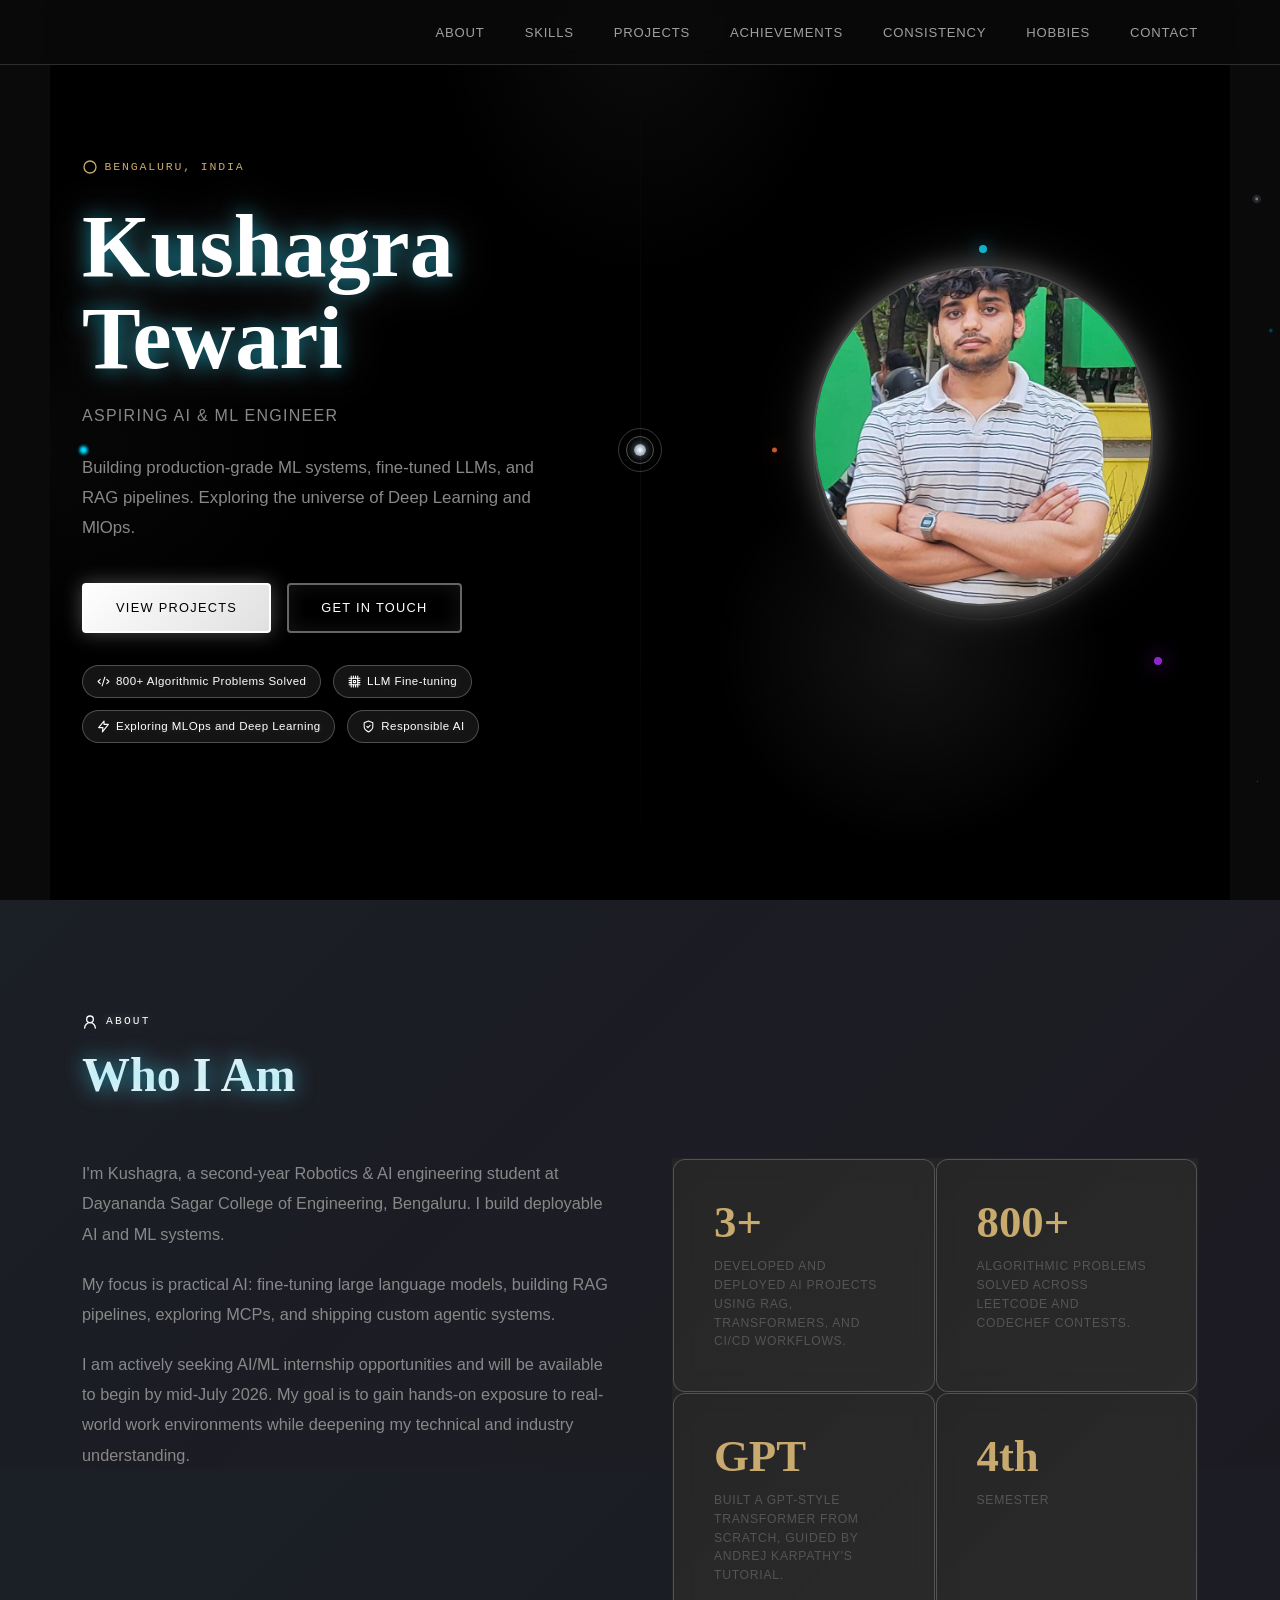
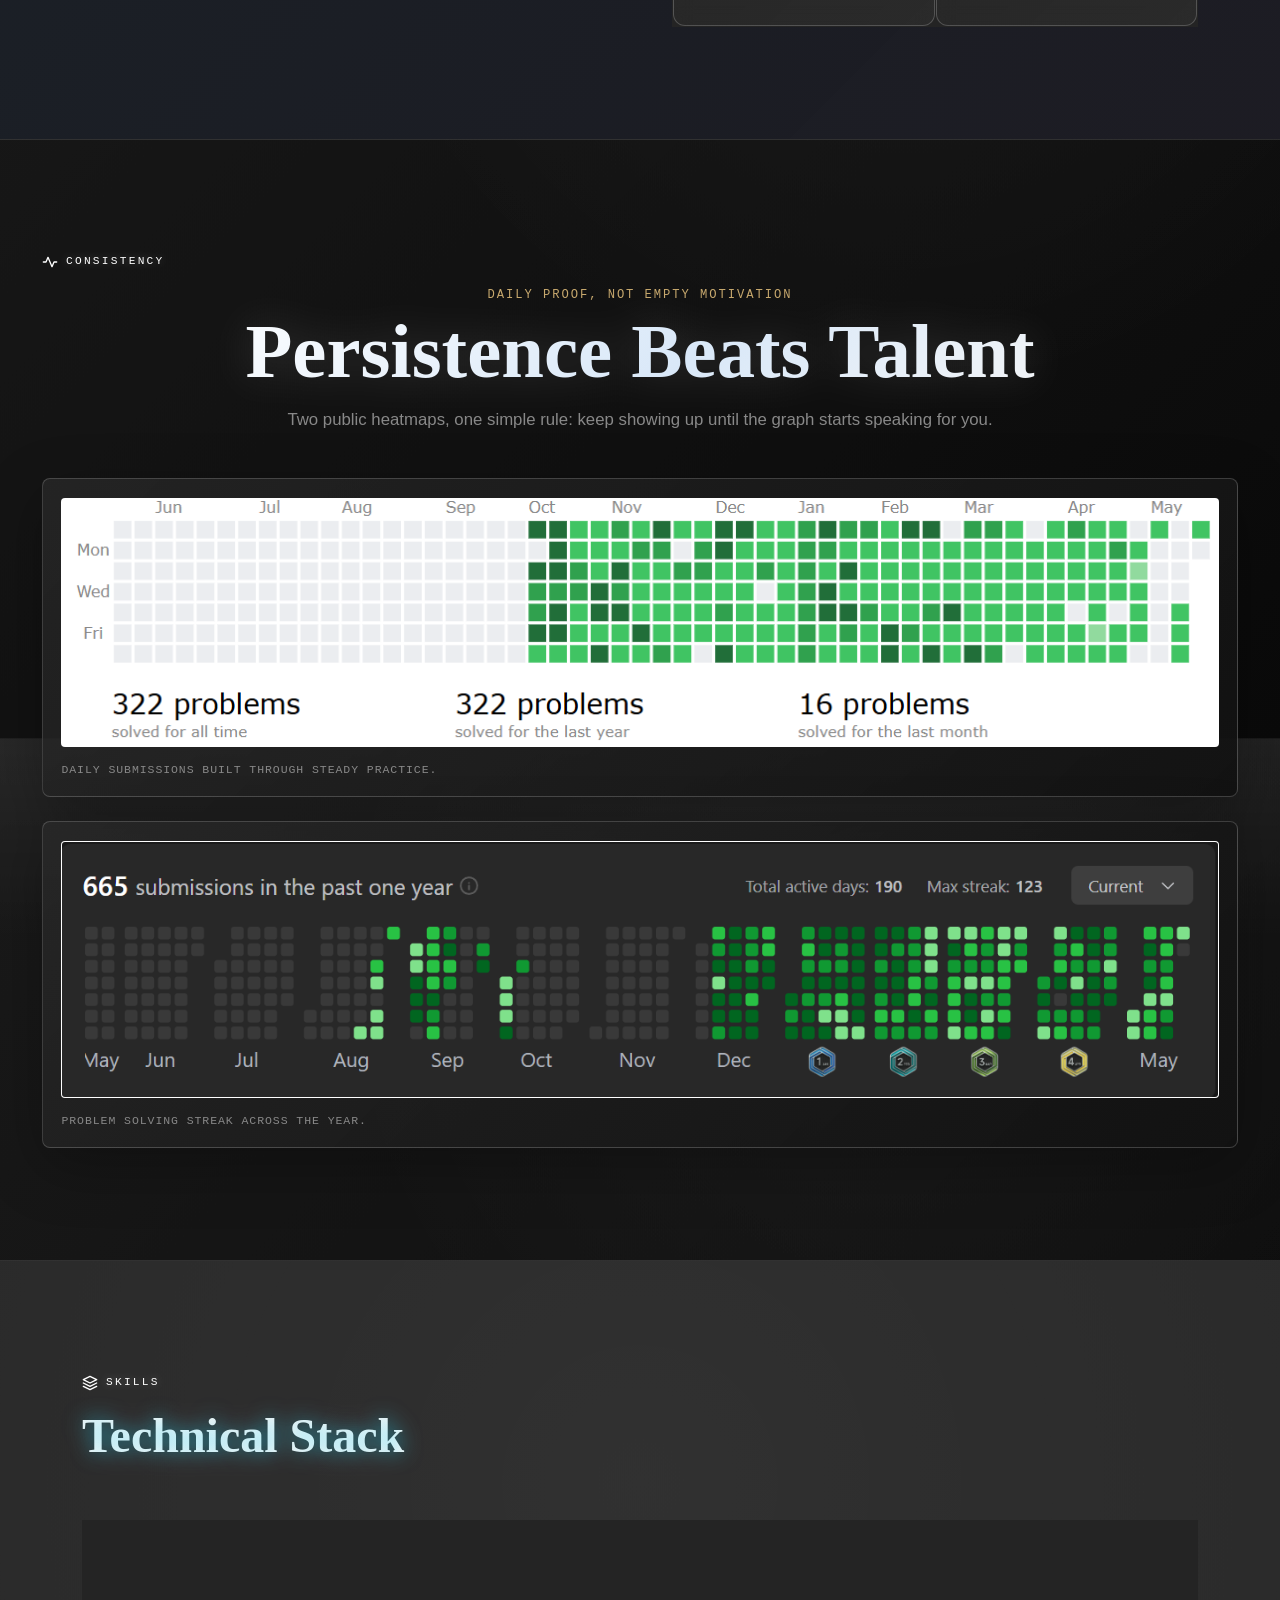
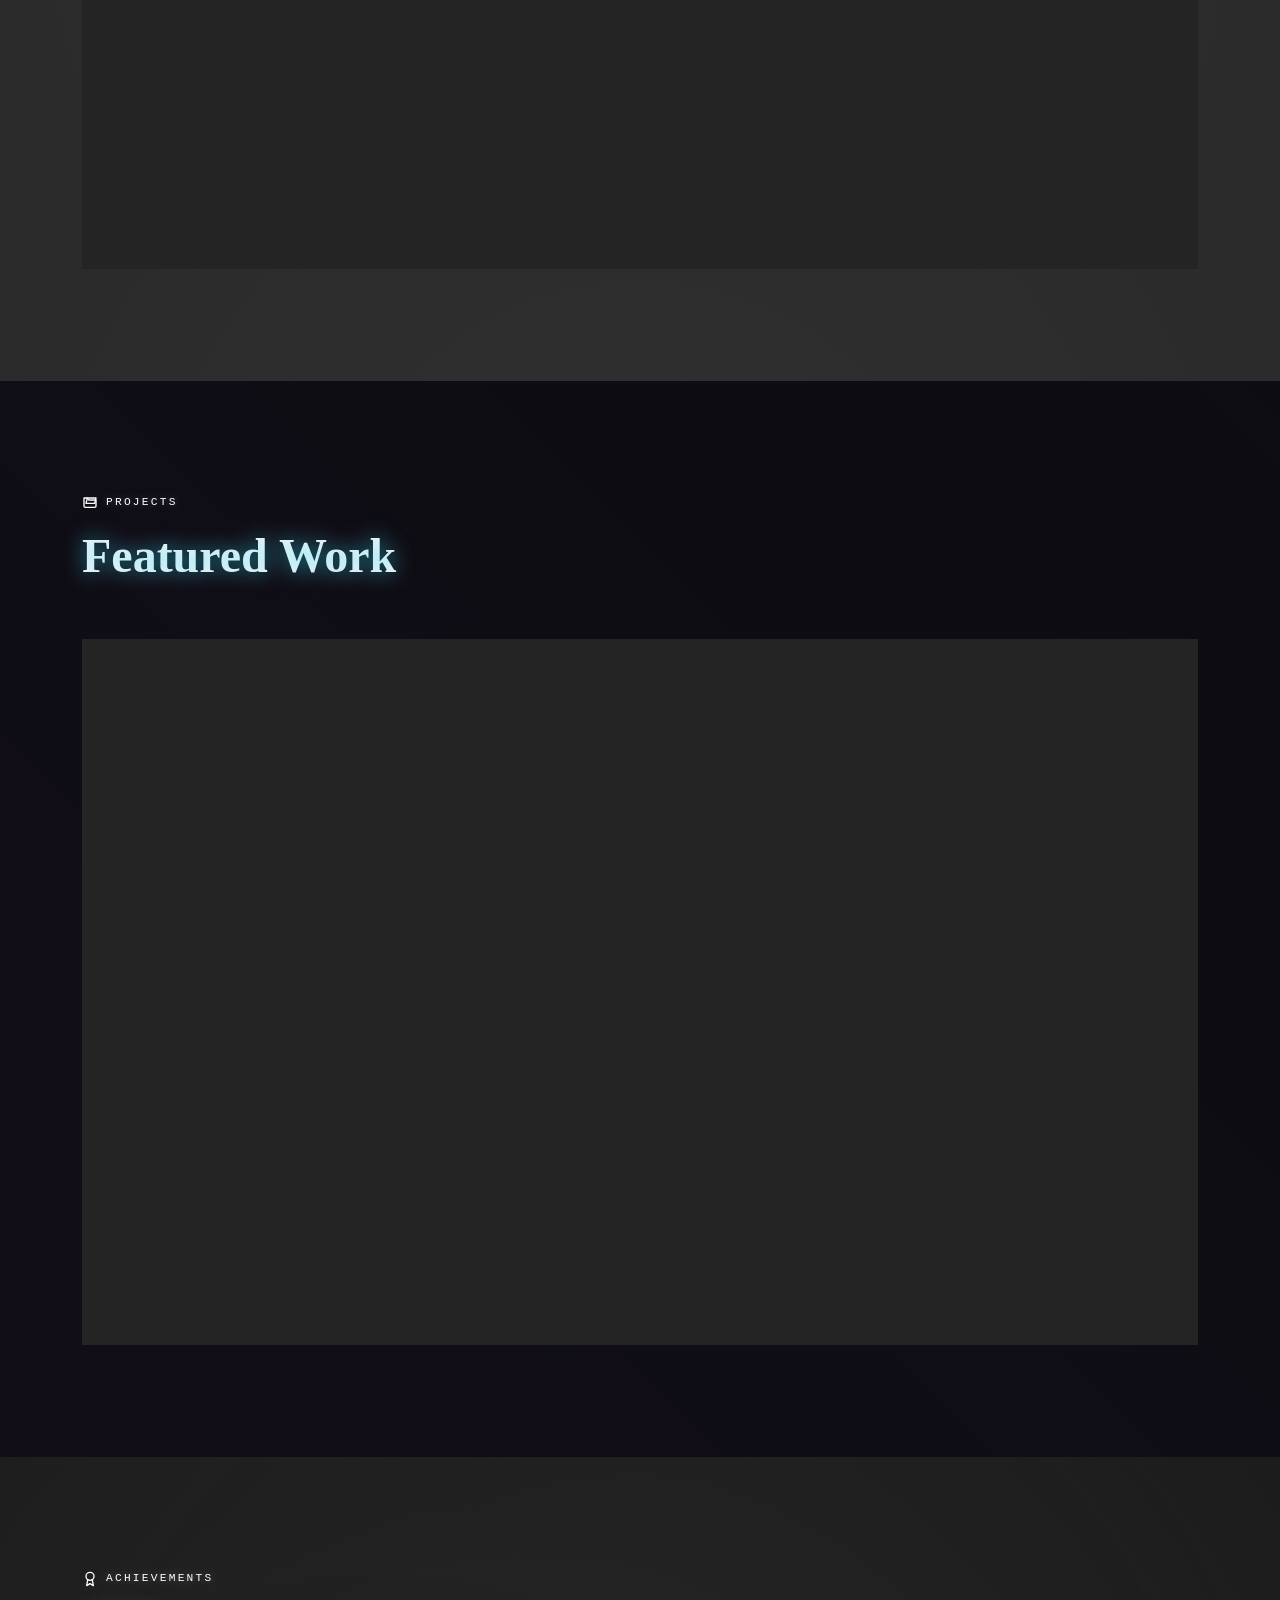
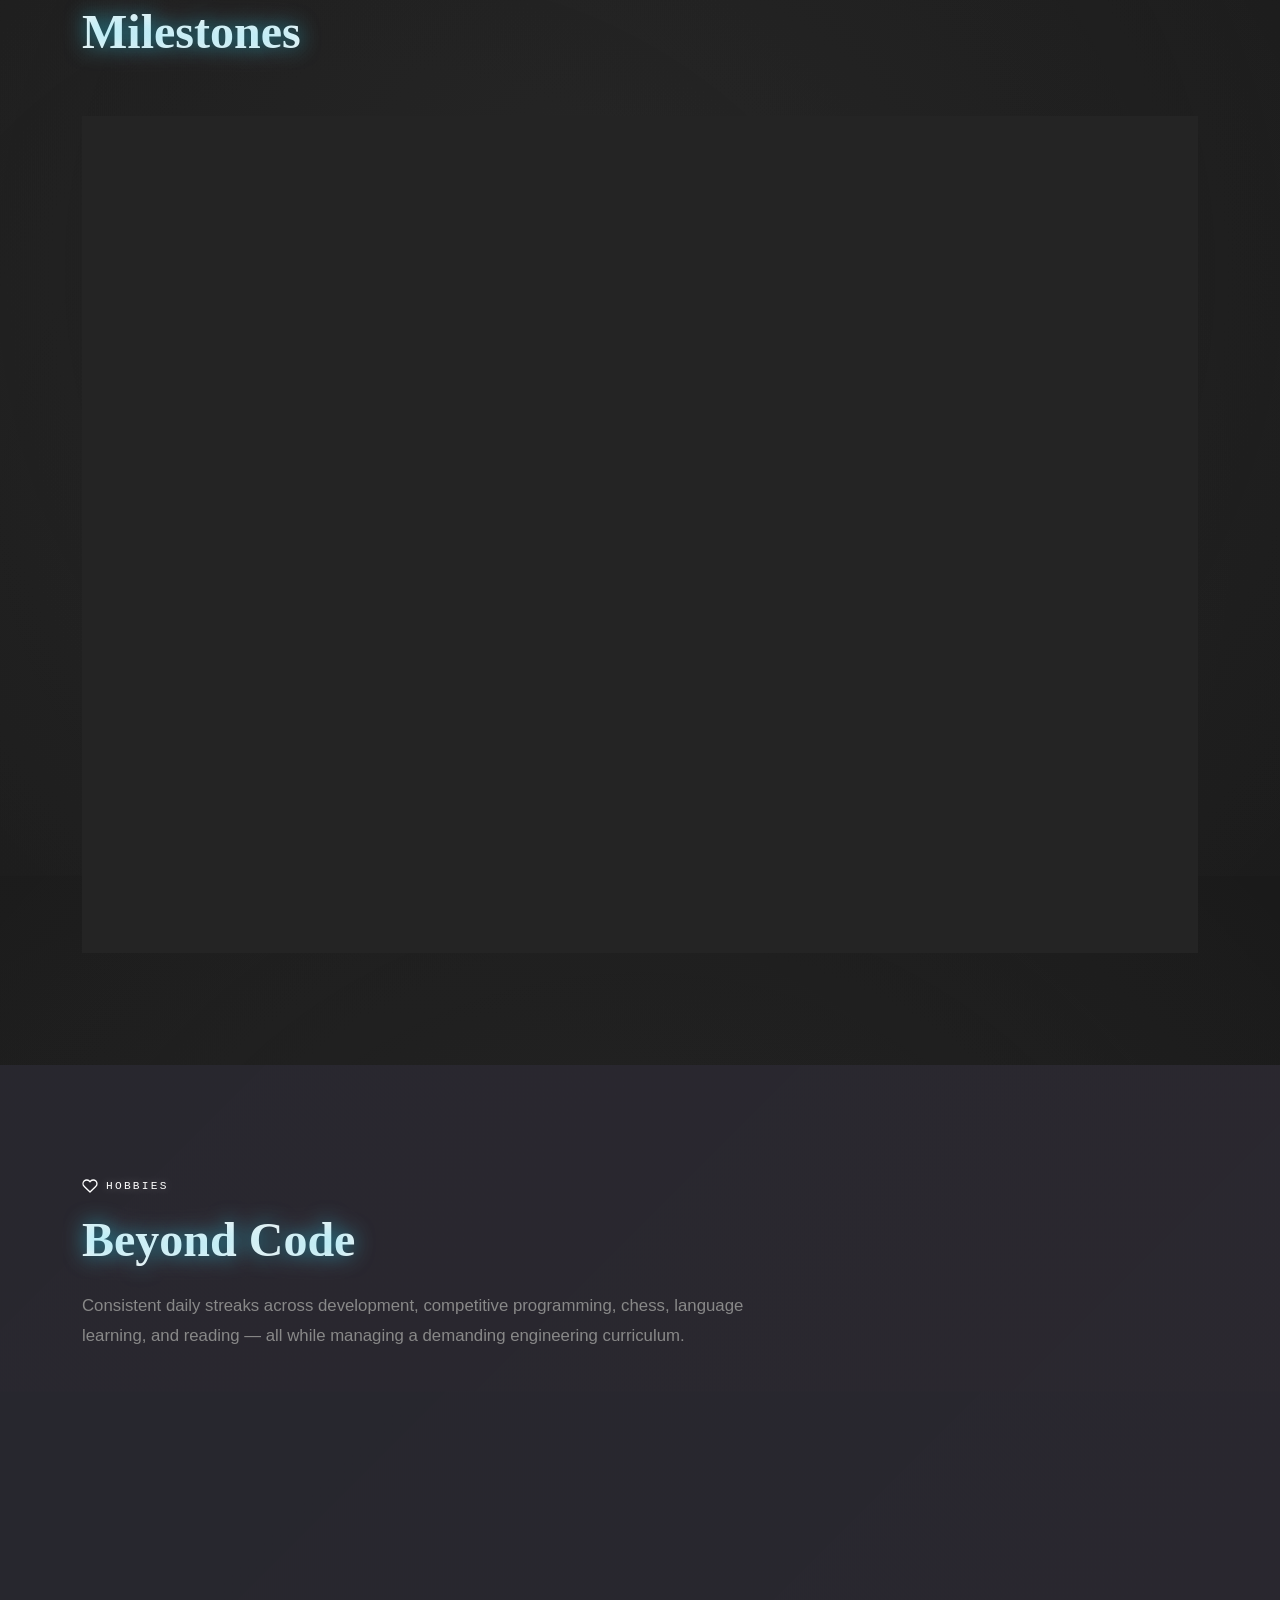
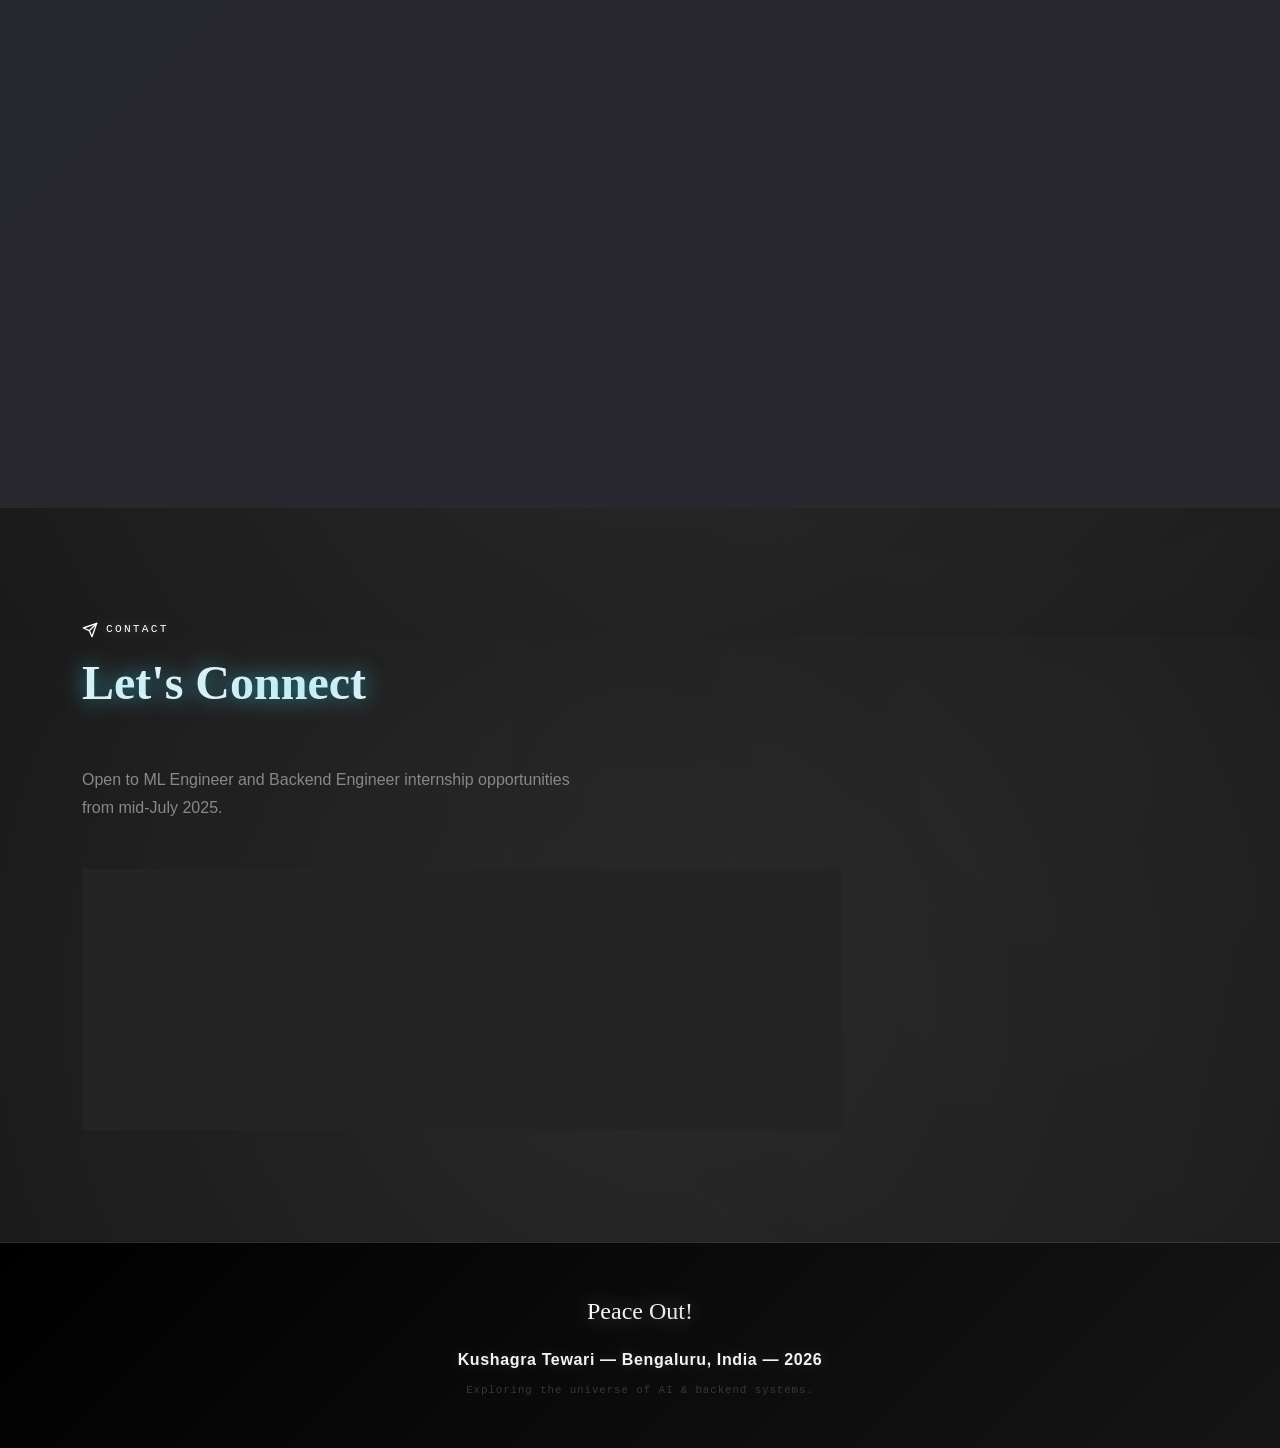
<file: frontend/index.html>
<!DOCTYPE html>
<html lang="en">
<head>
  <meta charset="UTF-8" />
  <meta name="viewport" content="width=device-width, initial-scale=1.0" />
  <title>Kushagra Tewari - AI&ML Engineer</title>
  
  <!-- Cosmic Universe Theme -->
  <link rel="stylesheet" href="cosmic.css" />
  
  <script src="lucide-local.js"></script>
</head>
<body>

  <!-- NAV -->
  <nav id="navbar">
    <div class="nav-inner">
      <span class="nav-logo"></span>
      <ul class="nav-links">
        <li><a href="#about">About</a></li>
        <li><a href="#skills">Skills</a></li>
        <li><a href="#projects">Projects</a></li>
        <li><a href="#achievements">Achievements</a></li>
        <li><a href="#consistency">Consistency</a></li>
        <li><a href="#hobbies">Hobbies</a></li>
        <li><a href="#contact">Contact</a></li>
      </ul>
      <button class="hamburger" id="hamburger" aria-label="Menu">
        <i data-lucide="menu"></i>
      </button>
    </div>
    <div class="mobile-menu" id="mobileMenu">
      <a href="#about">About</a>
      <a href="#skills">Skills</a>
      <a href="#projects">Projects</a>
      <a href="#achievements">Achievements</a>
      <a href="#consistency">Consistency</a>
      <a href="#hobbies">Hobbies</a>
      <a href="#contact">Contact</a>
    </div>
  </nav>

  <!-- HERO -->
  <section id="hero" class="cosmic-section section-hero">
    <div class="hero-bg-line"></div>
    <div class="hero-content">
      <p class="hero-eyebrow">
        <i data-lucide="map-pin" class="icon-sm"></i> Bengaluru, India
      </p>
      <h1 class="hero-name">Kushagra<br><span>Tewari</span></h1>
      <p class="hero-title">Aspiring AI &amp; ML Engineer</p>
      <p class="hero-desc">
        Building production-grade ML systems,
        fine-tuned LLMs, and RAG pipelines. Exploring the universe of Deep Learning and MlOps.
      </p>
      <div class="hero-ctas">
        <a href="#projects" class="btn-primary">View Projects</a>
        <a href="#contact" class="btn-ghost">Get In Touch</a>
      </div>
      <div class="hero-badges">
        <span class="badge"><i data-lucide="code-2" class="icon-xs"></i> 800+ Algorithmic Problems Solved</span>
        <span class="badge"><i data-lucide="cpu" class="icon-xs"></i> LLM Fine-tuning</span>
        <span class="badge"><i data-lucide="zap" class="icon-xs"></i> Exploring MLOps and Deep Learning</span>
        <span class="badge"><i data-lucide="shield-check" class="icon-xs"></i> Responsible AI</span>
      </div>
    </div>
    <div class="hero-visual">
      <div class="orbital-ring ring-1"></div>
      <div class="orbital-ring ring-2"></div>
      <div class="orbital-ring ring-3"></div>
      <div class="avatar-core">
        <img class="avatar-img" src="avatar.png" alt="Kushagra Tewari" />
      </div>
      <div class="orbit-dot dot-a"></div>
      <div class="orbit-dot dot-b"></div>
      <div class="orbit-dot dot-c"></div>
    </div>
  </section>

  <!-- ABOUT -->
  <section id="about" class="section cosmic-section section-about">
    <div class="container">
      <div class="section-label"><i data-lucide="user" class="icon-sm"></i> About</div>
      <h2 class="section-title">Who I Am</h2>
      <div class="about-grid">
        <div class="about-text reveal">
          <p>
            I'm Kushagra, a second-year Robotics &amp; AI engineering student at Dayananda Sagar College of Engineering, Bengaluru. I build deployable AI and ML systems.
          </p>
          <p>
            My focus is practical AI: fine-tuning large language models, building RAG pipelines, exploring MCPs, and shipping custom agentic systems.
          </p>
          <p>
            I am actively seeking AI/ML internship opportunities and will be available to begin by mid-July 2026. My goal is to gain hands-on exposure to real-world work environments while deepening my technical and industry understanding.
          </p>
        </div>
        <div class="about-stats reveal">
          <div class="stat-card cosmic-card">
            <span class="stat-num">3+</span>
            <span class="stat-label">Developed and deployed AI projects using RAG, transformers, and CI/CD workflows.</span>
          </div>
          <div class="stat-card cosmic-card">
            <span class="stat-num">800+</span>
            <span class="stat-label">Algorithmic problems solved across LeetCode and CodeChef contests.</span>
          </div>
          <div class="stat-card cosmic-card">
            <span class="stat-num">GPT</span>
            <span class="stat-label">Built a GPT-style transformer from scratch, guided by Andrej Karpathy's tutorial.</span>
          </div>
          <div class="stat-card cosmic-card">
            <span class="stat-num">4th</span>
            <span class="stat-label">Semester</span>
          </div>
        </div>
      </div>
    </div>
  </section>

  <!-- CONSISTENCY -->
  <section id="consistency" class="section cosmic-section section-consistency">
    <div class="container">
      <div class="section-label"><i data-lucide="activity" class="icon-sm"></i> Consistency</div>
      <div class="consistency-header">
        <span class="consistency-kicker">Daily Proof, Not Empty Motivation</span>
        <h2>Persistence Beats Talent</h2>
        <p>Two public heatmaps, one simple rule: keep showing up until the graph starts speaking for you.</p>
      </div>
      <div class="heatmap-grid">
        <figure class="heatmap-card">
          <img src="assets/submission-heatmap.png" alt="Coding submission activity heatmap" />
          <figcaption>Daily submissions built through steady practice.</figcaption>
        </figure>
        <figure class="heatmap-card">
          <img src="assets/coding-heatmap.png" alt="Competitive programming problem-solving heatmap" />
          <figcaption>Problem solving streak across the year.</figcaption>
        </figure>
      </div>
    </div>
  </section>

  <!-- SKILLS -->
  <section id="skills" class="section cosmic-section section-skills">
    <div class="container">
      <div class="section-label"><i data-lucide="layers" class="icon-sm"></i> Skills</div>
      <h2 class="section-title">Technical Stack</h2>
      <div class="skills-grid">
        <div class="skill-group reveal">
          <div class="skill-group-header">
            <i data-lucide="brain" class="icon-md"></i>
            <h3>Machine Learning</h3>
          </div>
          <ul class="skill-list">
            <li>PyTorch &amp; TRL (SFTTrainer)</li>
            <li>LLM Fine-tuning (Phi-2, LLaMA)</li>
            <li>RAG Pipelines</li>
            <li>ROUGE / BERTScore Evaluation</li>
            <li>Groq API &amp; Synthetic Data Generation</li>
            <li>GNN Surrogate Models</li>
          </ul>
        </div>
        <div class="skill-group reveal">
          <div class="skill-group-header">
            <i data-lucide="server" class="icon-md"></i>
            <h3>Backend &amp; APIs</h3>
          </div>
          <ul class="skill-list">
            <li>Python / FastAPI</li>
            <li>Node.js / Express</li>
            <li>MongoDB / Mongoose</li>
            <li>REST API Design</li>
            <li>PyMuPDF / Document Processing</li>
            <li>Docker</li>
          </ul>
        </div>
        <div class="skill-group reveal">
          <div class="skill-group-header">
            <i data-lucide="terminal" class="icon-md"></i>
            <h3>Engineering</h3>
          </div>
          <ul class="skill-list">
            <li>C++ (Competitive Programming)</li>
            <li>Git / Git Bash</li>
            <li>Poetry / Dependency Management</li>
            <li>pytest / TDD</li>
            <li>Render (Cloud Deployment)</li>
            <li>NVIDIA CUDA / RTX GPU</li>
          </ul>
        </div>
        <div class="skill-group reveal">
          <div class="skill-group-header">
            <i data-lucide="code" class="icon-md"></i>
            <h3>NLP &amp; Data</h3>
          </div>
          <ul class="skill-list">
            <li>TF-IDF &amp; Cosine Similarity</li>
            <li>HuggingFace Transformers</li>
            <li>Tokenization &amp; Prompt Engineering</li>
            <li>Synthetic Dataset Curation</li>
            <li>BF16 / FP16 Training</li>
            <li>Text Preprocessing Pipelines</li>
          </ul>
        </div>
      </div>
    </div>
  </section>

  <!-- PROJECTS -->
  <section id="projects" class="section cosmic-section section-projects">
    <div class="container">
      <div class="section-label"><i data-lucide="folder-open" class="icon-sm"></i> Projects</div>
      <h2 class="section-title">Featured Work</h2>
      <div class="projects-grid">
        <div class="project-card reveal">
          <div class="project-tag">LLM Fine-tuning</div>
          <h3>Resume-JD Matcher</h3>
          <p>Fine-tuned Microsoft Phi-2 (2.7B parameters) on a synthetically generated dataset of ~400 resume-job description pairs, produced via Groq API (llama-3.3-70b-versatile). Trained with TRL's SFTTrainer using BF16 precision. Evaluated with ROUGE and BERTScore metrics.</p>
          <div class="project-tech">
            <span>PyTorch</span>
            <span>TRL</span>
            <span>Phi-2</span>
            <span>Groq API</span>
            <span>BERTScore</span>
          </div>
          <div class="project-links">
            <a href="https://github.com/Kushagra514/fine_tuning" target="_blank" rel="noopener">
              <i data-lucide="github" class="icon-sm"></i> GitHub
            </a>
          </div>
        </div>

        <div class="project-card reveal">
          <div class="project-tag">RAG + Agents</div>
          <h3>RAG &amp; Tool-use Agent</h3>
          <p>An end-to-end agentic AI system combining Retrieval-Augmented Generation (RAG), tool use, and memory for grounded, reliable responses. Integrates document retrieval, web search, calculator, and semantic memory into a modular agent loop.</p>
          <div class="project-tech">
            <span>Python</span>
            <span>RAG</span>
            <span>FAISS</span>
            <span>SentenceTransformers</span>
            <span>PyMuPDF</span>
            <span>DuckDuckGo Search</span>
          </div>
          <div class="project-links">
            <a href="https://github.com/Kushagra514/RAG-Tool-using-AI-Agent-from-scratch" target="_blank" rel="noopener">
              <i data-lucide="github" class="icon-sm"></i> GitHub
            </a>
          </div>
        </div>

        <div class="project-card reveal">
          <div class="project-tag">Backend / NLP</div>
          <h3>Resume Parser API</h3>
          <p>FastAPI service that extracts structured data from PDF resumes using PyMuPDF and regex. Deployed live on Render. Includes TF-IDF based job description matching with cosine similarity scoring.</p>
          <div class="project-tech">
            <span>FastAPI</span>
            <span>PyMuPDF</span>
            <span>TF-IDF</span>
            <span>Render</span>
          </div>
          <div class="project-links">
            <a href="https://github.com/Kushagra514/resume-parser" target="_blank" rel="noopener">
              <i data-lucide="github" class="icon-sm"></i> GitHub
            </a>
          </div>
        </div>

        <div class="project-card reveal">
          <div class="project-tag">Modelling &amp; Simulation (Hackathon Podium Finish)</div>
          <h3>3D CAD Modelling via Prompts</h3>
          <p>3D computer-aided design (CAD) modelling powered by a GNN surrogate model. Multi-threaded load injection and heatmap shape mismatches for real-time deformation visualization.</p>
          <div class="project-tech">
            <span>Python</span>
            <span>GNN</span>
            <span>Physics ML</span>
            <span>NumPy</span>
          </div>
          <div class="project-links">
            <a href="https://github.com/Kushagra514" target="_blank" rel="noopener">
              <i data-lucide="github" class="icon-sm"></i> GitHub
            </a>
          </div>
        </div>

      </div>
    </div>
  </section>

  <!-- ACHIEVEMENTS -->
  <section id="achievements" class="section cosmic-section section-achievements">
    <div class="container">
      <div class="section-label"><i data-lucide="award" class="icon-sm"></i> Achievements</div>
      <h2 class="section-title">Milestones</h2>
      <div class="achievements-grid">
        <div class="ach-card reveal">
          <div class="ach-icon"><i data-lucide="trophy" class="icon-lg"></i></div>
          <h3>700+ Competitive Problems</h3>
          <p>Solved 700+ problems across LeetCode, CodeChef, and Codeforces. Maintains a long active streak with consistent daily practice in C++.</p>
        </div>
        <div class="ach-card reveal">
          <div class="ach-icon"><i data-lucide="zap" class="icon-lg"></i></div>
          <h3>LLM Fine-tuning at Scale</h3>
          <p>Successfully fine-tuned a 2.7B parameter model (Phi-2) end-to-end: synthetic data generation, BF16 training, and quantitative evaluation with ROUGE &amp; BERTScore.</p>
        </div>
        <div class="ach-card reveal">
          <div class="ach-icon"><i data-lucide="globe" class="icon-lg"></i></div>
          <h3>Live Deployed API</h3>
          <p>Shipped a FastAPI resume parser to production on Render — real users, real traffic, real uptime. Complete with Docker and pytest coverage.</p>
        </div>
        <div class="ach-card reveal">
          <div class="ach-icon"><i data-lucide="flask-conical" class="icon-lg"></i></div>
          <h3>Hackathon Finalist</h3>
          <p>Submitted a research-grade abstract for a tokenized AI dataset marketplace with novel hashchain provenance mechanism at an AI/ML track hackathon.</p>
        </div>
        <div class="ach-card reveal">
          <div class="ach-icon"><i data-lucide="git-branch" class="icon-lg"></i></div>
          <h3>Active GitHub Streak</h3>
          <p>Consistent daily commits across ML projects, backend systems, and competitive programming solutions. Portfolio growing every week.</p>
        </div>
        <div class="ach-card reveal">
          <div class="ach-icon"><i data-lucide="brain-circuit" class="icon-lg"></i></div>
          <h3>Active AI/ML Learning</h3>
          <p>Consistently learning across AI and ML fundamentals, from model training and RAG systems to deployment workflows. Curious, persistent, and improving one project at a time.</p>
        </div>
        <div class="ach-card reveal">
          <div class="ach-icon"><i data-lucide="cpu" class="icon-lg"></i></div>
          <h3>End-to-End ML Pipeline</h3>
          <p>Built complete ML pipelines from data generation to model deployment — including debugging bf16/fp16 incompatibilities and adapter architecture mismatches.</p>
        </div>
      </div>
    </div>
  </section>

  <!-- HOBBIES -->
  <section id="hobbies" class="section cosmic-section section-hobbies">
    <div class="container">
      <div class="section-label"><i data-lucide="heart" class="icon-sm"></i> Hobbies</div>
      <h2 class="section-title">Beyond Code</h2>
      <p class="hobbies-intro">
        Consistent daily streaks across development, competitive programming, chess, language learning, and reading — all while managing a demanding engineering curriculum.
      </p>
      <div class="hobbies-grid">
        <div class="hobby-card reveal">
          <i data-lucide="swords" class="hobby-icon"></i>
          <h3>Competitive Programming</h3>
          <p>Daily problem solving on LeetCode and Codeforces. Focus on graph theory, greedy algorithms, game theory, and combinatorics in C++. More than a hobby — a discipline.</p>
        </div>
        <div class="hobby-card reveal">
          <i data-lucide="book-open" class="hobby-icon"></i>
          <h3>Reading — 20+ Books</h3>
          <p>Deep-reading across philosophy, finance, and self-mastery. Favourites include <em>The Untethered Soul</em>, <em>Man's Search for Meaning</em>, <em>The Richest Man in Babylon</em>, and <em>The Gentleman</em>.</p>
        </div>
        <div class="hobby-card reveal">
          <i data-lucide="bot" class="hobby-icon"></i>
          <h3>Building AI Projects</h3>
          <p>Turning ideas into deployed software. The satisfaction of seeing an ML model answer correctly or a FastAPI endpoint respond in milliseconds never gets old.</p>
        </div>
        <div class="hobby-card reveal">
          <i data-lucide="gamepad-2" class="hobby-icon"></i>
          <h3>Strategy Games — Chess</h3>
          <p>Chess as mental exercise. Pattern recognition and long-horizon planning — skills that translate directly to algorithm design and system architecture.</p>
          <a href="https://www.chess.com/member/kushagra_1267" target="_blank" rel="noopener" class="hobby-link">
            <i data-lucide="external-link" class="icon-xs"></i> View Chess.com Profile
          </a>
        </div>
        <div class="hobby-card reveal">
          <i data-lucide="telescope" class="hobby-icon"></i>
          <h3>Robotics &amp; Systems</h3>
          <p>Fascinated by the intersection of AI and physical systems. From physics simulators to GNN surrogate models, exploring how ML can model the real world.</p>
        </div>
        <div class="hobby-card reveal">
          <i data-lucide="languages" class="hobby-icon"></i>
          <h3>Language Learning</h3>
          <p>Currently learning French and German on Duolingo. Building discipline through daily streaks — the same approach applied to coding, reading, and chess.</p>
          <a href="https://www.duolingo.com/profile/KushagraTe1" target="_blank" rel="noopener" class="hobby-link">
            <i data-lucide="external-link" class="icon-xs"></i> View Duolingo Profile
          </a>
        </div>
      </div>
    </div>
  </section>

  <!-- CONTACT -->
  <section id="contact" class="section cosmic-section section-contact">
    <div class="container">
      <div class="section-label"><i data-lucide="send" class="icon-sm"></i> Contact</div>
      <h2 class="section-title">Let's Connect</h2>
      <p class="contact-sub">Open to ML Engineer and Backend Engineer internship opportunities from mid-July 2025.</p>
      <div class="contact-grid">
        <a href="mailto:kushagratewari.eng@gmail.com" class="contact-card cosmic-card">
          <i data-lucide="mail" class="icon-lg"></i>
          <div>
            <span class="contact-label">Email</span>
            <span class="contact-value">kushagratewari.eng@gmail.com</span>
          </div>
        </a>
        <a href="https://github.com/Kushagra514" target="_blank" rel="noopener" class="contact-card cosmic-card">
          <i data-lucide="github" class="icon-lg"></i>
          <div>
            <span class="contact-label">GitHub</span>
            <span class="contact-value">Kushagra514</span>
          </div>
        </a>
        <a href="https://www.linkedin.com/in/kushagra-tewari-536a92332/" target="_blank" rel="noopener" class="contact-card cosmic-card">
          <i data-lucide="linkedin" class="icon-lg"></i>
          <div>
            <span class="contact-label">LinkedIn</span>
            <span class="contact-value">Kushagra Tewari</span>
          </div>
        </a>
        <a href="https://codolio.com/profile/Kushu_12" target="_blank" rel="noopener" class="contact-card cosmic-card">
          <i data-lucide="code-2" class="icon-lg"></i>
          <div>
            <span class="contact-label">Competitive</span>
            <span class="contact-value">LeetCode / Codeforces / CodeChef</span>
          </div>
        </a>
      </div>
    </div>
  </section>

  <!-- FOOTER -->
  <footer>
    <div class="container footer-inner">
      <span class="footer-logo">Peace Out!</span>
      <p class="footer-meta">Kushagra Tewari &mdash; Bengaluru, India &mdash; 2026</p>
      <p class="footer-small">Exploring the universe of AI &amp; backend systems.</p>
    </div>
  </footer>

  <script src="animations.js"></script>
  <script src="cosmic-universe.js"></script>
</body>
</html>
</file>
<file: frontend/cosmic.css>
﻿/* =============================
   BASE PORTFOLIO STYLES
   Consolidated here so cosmic-portfolio.html depends on cosmic.css only.
============================= */
/* =============================
   RESET & ROOT
============================= */
*, *::before, *::after {
  box-sizing: border-box;
  margin: 0;
  padding: 0;
}

:root {
  --c-bg:        #0a0a0a;
  --c-surface:   #111111;
  --c-surface2:  #161616;
  --c-border:    #242424;
  --c-accent:    #c8a96e;
  --c-accent-dim:#8a7045;
  --c-text:      #e8e8e8;
  --c-text-muted:#888888;
  --c-text-dim:  #555555;

  --font-display: 'Playfair Display', Georgia, serif;
  --font-body:    'DM Sans', 'Helvetica Neue', sans-serif;
  --font-mono:    'JetBrains Mono', 'Fira Code', monospace;

  --radius: 4px;
  --radius-lg: 8px;
  --transition: 0.25s cubic-bezier(0.4, 0, 0.2, 1);
  --max-w: 1180px;
}

html {
  scroll-behavior: smooth;
}

body {
  background: var(--c-bg);
  color: var(--c-text);
  font-family: var(--font-body);
  font-size: 16px;
  line-height: 1.7;
  -webkit-font-smoothing: antialiased;
}

/* =============================
   UTILITIES
============================= */
.container {
  max-width: var(--max-w);
  margin: 0 auto;
  padding: 0 2rem;
}

.section {
  padding: 7rem 0;
}
.section-alt {
  background: var(--c-surface);
}

.section-label {
  display: flex;
  align-items: center;
  gap: 0.5rem;
  font-family: var(--font-mono);
  font-size: 0.72rem;
  letter-spacing: 0.18em;
  text-transform: uppercase;
  color: var(--c-accent);
  margin-bottom: 1rem;
}

.section-title {
  font-family: var(--font-display);
  font-size: clamp(2rem, 4vw, 3rem);
  font-weight: 700;
  color: var(--c-text);
  margin-bottom: 3.5rem;
  line-height: 1.15;
}

.icon-xs  { width: 13px; height: 13px; flex-shrink: 0; }
.icon-sm  { width: 16px; height: 16px; flex-shrink: 0; }
.icon-md  { width: 22px; height: 22px; flex-shrink: 0; }
.icon-lg  { width: 28px; height: 28px; flex-shrink: 0; }

/* =============================
   NAVBAR
============================= */
#navbar {
  position: fixed;
  top: 0; left: 0; right: 0;
  z-index: 100;
  background: rgba(10,10,10,0.88);
  backdrop-filter: blur(14px);
  border-bottom: 1px solid var(--c-border);
  transition: background var(--transition);
}

.nav-inner {
  max-width: var(--max-w);
  margin: 0 auto;
  padding: 0 2rem;
  height: 64px;
  display: flex;
  align-items: center;
  justify-content: space-between;
}

.nav-logo {
  font-family: var(--font-display);
  font-size: 1.4rem;
  font-weight: 700;
  color: var(--c-accent);
  letter-spacing: 0.04em;
}

.nav-links {
  list-style: none;
  display: flex;
  gap: 2.5rem;
}

.nav-links a {
  text-decoration: none;
  font-size: 0.82rem;
  letter-spacing: 0.06em;
  text-transform: uppercase;
  color: var(--c-text-muted);
  transition: color var(--transition);
}
.nav-links a:hover { color: var(--c-accent); }

.hamburger {
  display: none;
  background: none;
  border: none;
  color: var(--c-text);
  cursor: pointer;
  padding: 0.25rem;
}

.mobile-menu {
  display: none;
  flex-direction: column;
  border-top: 1px solid var(--c-border);
  background: var(--c-surface);
  padding: 1rem 2rem;
  gap: 1rem;
}
.mobile-menu a {
  text-decoration: none;
  font-size: 0.85rem;
  letter-spacing: 0.06em;
  text-transform: uppercase;
  color: var(--c-text-muted);
  transition: color var(--transition);
}
.mobile-menu a:hover { color: var(--c-accent); }
.mobile-menu.open { display: flex; }

/* =============================
   HERO
============================= */
#hero {
  min-height: 100vh;
  display: flex;
  align-items: center;
  justify-content: space-between;
  padding: 0 2rem;
  max-width: var(--max-w);
  margin: 0 auto;
  gap: 3rem;
  position: relative;
  padding-top: 80px;
}

.hero-bg-line {
  position: fixed;
  top: 0; left: 50%;
  width: 1px;
  height: 100vh;
  background: linear-gradient(to bottom, transparent, var(--c-border), transparent);
  opacity: 0.3;
  pointer-events: none;
  z-index: 0;
}

.hero-content {
  flex: 1;
  max-width: 580px;
  z-index: 1;
}

.hero-eyebrow {
  display: flex;
  align-items: center;
  gap: 0.4rem;
  font-family: var(--font-mono);
  font-size: 0.72rem;
  letter-spacing: 0.16em;
  text-transform: uppercase;
  color: var(--c-accent);
  margin-bottom: 1.5rem;
  opacity: 0;
  animation: fadeUp 0.7s 0.1s forwards;
}

.hero-name {
  font-family: var(--font-display);
  font-size: clamp(3.2rem, 7vw, 5.5rem);
  font-weight: 700;
  line-height: 1.05;
  color: var(--c-text);
  margin-bottom: 1rem;
  opacity: 0;
  animation: fadeUp 0.7s 0.2s forwards;
}

.hero-name span {
  color: var(--c-accent);
}

.hero-title {
  font-size: 1rem;
  font-weight: 500;
  letter-spacing: 0.08em;
  text-transform: uppercase;
  color: var(--c-text-muted);
  margin-bottom: 1.5rem;
  opacity: 0;
  animation: fadeUp 0.7s 0.3s forwards;
}

.hero-desc {
  font-size: 1.05rem;
  color: var(--c-text-muted);
  line-height: 1.8;
  max-width: 480px;
  margin-bottom: 2.5rem;
  opacity: 0;
  animation: fadeUp 0.7s 0.4s forwards;
}

.hero-ctas {
  display: flex;
  gap: 1rem;
  margin-bottom: 2rem;
  flex-wrap: wrap;
  opacity: 0;
  animation: fadeUp 0.7s 0.5s forwards;
}

.btn-primary {
  text-decoration: none;
  display: inline-block;
  padding: 0.75rem 2rem;
  background: var(--c-accent);
  color: #0a0a0a;
  font-size: 0.8rem;
  font-weight: 500;
  letter-spacing: 0.1em;
  text-transform: uppercase;
  border-radius: var(--radius);
  transition: background var(--transition), transform var(--transition);
}
.btn-primary:hover {
  background: #e0c080;
  transform: translateY(-1px);
}

.btn-ghost {
  text-decoration: none;
  display: inline-block;
  padding: 0.75rem 2rem;
  border: 1px solid var(--c-border);
  color: var(--c-text-muted);
  font-size: 0.8rem;
  font-weight: 500;
  letter-spacing: 0.1em;
  text-transform: uppercase;
  border-radius: var(--radius);
  transition: border-color var(--transition), color var(--transition), transform var(--transition);
}
.btn-ghost:hover {
  border-color: var(--c-accent);
  color: var(--c-accent);
  transform: translateY(-1px);
}

.hero-badges {
  display: flex;
  gap: 0.75rem;
  flex-wrap: wrap;
  opacity: 0;
  animation: fadeUp 0.7s 0.6s forwards;
}

.badge {
  display: flex;
  align-items: center;
  gap: 0.4rem;
  padding: 0.35rem 0.85rem;
  border: 1px solid var(--c-border);
  border-radius: 100px;
  font-size: 0.72rem;
  color: var(--c-text-muted);
  letter-spacing: 0.04em;
  background: var(--c-surface);
}

/* Hero Visual */
.hero-visual {
  flex-shrink: 0;
  width: 340px;
  height: 340px;
  position: relative;
  display: flex;
  align-items: center;
  justify-content: center;
  opacity: 0;
  animation: fadeIn 1s 0.6s forwards;
}

.orbital-ring {
  position: absolute;
  border-radius: 50%;
  border: 1px solid var(--c-border);
}
.ring-1 { width: 200px; height: 200px; border-color: var(--c-border); }
.ring-2 { width: 280px; height: 280px; border-color: rgba(200,169,110,0.15); animation: spin 18s linear infinite; }
.ring-3 { width: 340px; height: 340px; border-color: rgba(36,36,36,0.6); animation: spinR 28s linear infinite; }

.avatar-core {
  width: 150px;
  height: 150px;
  border-radius: 90%;
  background: linear-gradient(135deg, #1a1a1a, #262626);
  border: 1px solid var(--c-accent-dim);
  display: flex;
  align-items: center;
  justify-content: center;
  font-family: var(--font-display);
  font-size: 1.8rem;
  font-weight: 700;
  color: var(--c-accent);
  z-index: 2;
}

.orbit-dot {
  position: absolute;
  width: 8px;
  height: 8px;
  border-radius: 50%;
  background: var(--c-accent);
  box-shadow: 0 0 10px var(--c-accent);
}
.dot-a { top: 10px; left: 50%; transform: translateX(-50%); }
.dot-b { bottom: 0; right: 36px; }
.dot-c { top: 50%; left: 4px; transform: translateY(-50%); background: var(--c-accent-dim); width: 5px; height: 5px; }

/* =============================
   ABOUT
============================= */
.about-grid {
  display: grid;
  grid-template-columns: 1fr 1fr;
  gap: 4rem;
  align-items: start;
}

.about-text p {
  color: var(--c-text-muted);
  margin-bottom: 1.25rem;
  font-size: 1.02rem;
  line-height: 1.85;
}

.about-stats {
  display: grid;
  grid-template-columns: 1fr 1fr;
  gap: 1px;
  background: var(--c-border);
  border: 1px solid var(--c-border);
}

.stat-card {
  background: var(--c-bg);
  padding: 2rem;
  display: flex;
  flex-direction: column;
  gap: 0.75rem;
  min-height: 150px;
}

.stat-num {
  font-family: var(--font-display);
  font-size: clamp(2rem, 4vw, 2.8rem);
  font-weight: 700;
  color: var(--c-accent);
  line-height: 1;
  overflow-wrap: anywhere;
}

.stat-label {
  font-size: 0.76rem;
  line-height: 1.55;
  letter-spacing: 0.06em;
  text-transform: uppercase;
  color: var(--c-text-dim);
}

/* =============================
   SKILLS
============================= */
.skills-grid {
  display: grid;
  grid-template-columns: repeat(4, 1fr);
  gap: 1px;
  background: var(--c-border);
  border: 1px solid var(--c-border);
}

.skill-group {
  background: var(--c-surface2);
  padding: 2rem;
}

.skill-group-header {
  display: flex;
  align-items: center;
  gap: 0.75rem;
  margin-bottom: 1.5rem;
  color: var(--c-accent);
}

.skill-group-header h3 {
  font-size: 0.88rem;
  font-weight: 500;
  letter-spacing: 0.05em;
  text-transform: uppercase;
  color: var(--c-text);
}

.skill-list {
  list-style: none;
  display: flex;
  flex-direction: column;
  gap: 0.7rem;
}

.skill-list li {
  font-size: 0.88rem;
  color: var(--c-text-muted);
  padding-left: 1rem;
  position: relative;
  line-height: 1.4;
}
.skill-list li::before {
  content: '';
  position: absolute;
  left: 0;
  top: 0.55em;
  width: 4px;
  height: 4px;
  background: var(--c-accent);
  border-radius: 50%;
}

/* =============================
   PROJECTS
============================= */
.projects-grid {
  display: grid;
  grid-template-columns: repeat(2, minmax(0, 1fr));
  gap: 1px;
  background: var(--c-border);
  border: 1px solid var(--c-border);
}

.section-projects .project-card {
  grid-column: auto !important;
  min-width: 0;
}

.project-card {
  background: var(--c-bg);
  padding: 2.5rem;
  display: flex;
  flex-direction: column;
  gap: 1rem;
  transition: background var(--transition);
  position: relative;
}
.project-card:hover {
  background: var(--c-surface2);
}
.project-card::before {
  content: '';
  position: absolute;
  top: 0; left: 0; right: 0;
  height: 1px;
  background: transparent;
  transition: background var(--transition);
}
.project-card:hover::before {
  background: var(--c-accent);
}
.project-card.featured {
  grid-column: auto;
}

.project-tag {
  font-family: var(--font-mono);
  font-size: 0.68rem;
  letter-spacing: 0.14em;
  text-transform: uppercase;
  color: var(--c-accent);
}

.project-card h3 {
  font-family: var(--font-display);
  font-size: 1.3rem;
  font-weight: 700;
  color: var(--c-text);
  line-height: 1.2;
}

.project-card p {
  font-size: 0.9rem;
  color: var(--c-text-muted);
  line-height: 1.75;
  flex: 1;
}

.project-tech {
  display: flex;
  flex-wrap: wrap;
  gap: 0.5rem;
}
.project-tech span {
  font-family: var(--font-mono);
  font-size: 0.68rem;
  color: var(--c-text-dim);
  border: 1px solid var(--c-border);
  padding: 0.2rem 0.6rem;
  border-radius: 2px;
}

.project-links {
  display: flex;
  gap: 1rem;
  margin-top: 0.5rem;
}
.project-links a {
  display: flex;
  align-items: center;
  gap: 0.35rem;
  text-decoration: none;
  font-size: 0.8rem;
  color: var(--c-text-muted);
  transition: color var(--transition);
}
.project-links a:hover { color: var(--c-accent); }
.project-links .link-live { color: var(--c-accent-dim); }

/* =============================
   ACHIEVEMENTS
============================= */
.achievements-grid {
  display: grid;
  grid-template-columns: repeat(3, 1fr);
  gap: 1px;
  background: var(--c-border);
  border: 1px solid var(--c-border);
}

.ach-card {
  background: var(--c-surface);
  padding: 2.5rem;
  display: flex;
  flex-direction: column;
  gap: 1rem;
  transition: background var(--transition);
}
.ach-card:hover {
  background: var(--c-surface2);
}

.ach-icon {
  color: var(--c-accent);
  opacity: 0.8;
}

.ach-card h3 {
  font-size: 1rem;
  font-weight: 500;
  color: var(--c-text);
  line-height: 1.3;
}

.ach-card p {
  font-size: 0.88rem;
  color: var(--c-text-muted);
  line-height: 1.75;
}

/* =============================
   HOBBIES
============================= */
.hobbies-intro {
  font-size: 1.05rem;
  color: var(--c-text-muted);
  line-height: 1.8;
  max-width: 720px;
  margin-bottom: 3.5rem;
  margin-top: -2rem;
}

.hobbies-grid {
  display: grid;
  grid-template-columns: repeat(3, 1fr);
  gap: 2rem;
}

.hobby-card {
  padding: 2rem;
  border: 1px solid var(--c-border);
  border-radius: var(--radius-lg);
  display: flex;
  flex-direction: column;
  gap: 0.85rem;
  transition: border-color var(--transition), background var(--transition);
}
.hobby-card:hover {
  border-color: var(--c-accent-dim);
  background: var(--c-surface);
}

.hobby-icon {
  width: 30px;
  height: 30px;
  color: var(--c-accent);
}

.hobby-card h3 {
  font-size: 0.95rem;
  font-weight: 500;
  color: var(--c-text);
}

.hobby-card p {
  font-size: 0.88rem;
  color: var(--c-text-muted);
  line-height: 1.75;
}

.hobby-card p em {
  color: var(--c-accent);
  font-style: normal;
}

.hobby-link {
  display: inline-flex;
  align-items: center;
  gap: 0.35rem;
  text-decoration: none;
  font-family: var(--font-mono);
  font-size: 0.72rem;
  letter-spacing: 0.06em;
  text-transform: uppercase;
  color: var(--c-accent-dim);
  transition: color var(--transition);
  margin-top: 0.25rem;
}
.hobby-link:hover {
  color: var(--c-accent);
}

/* =============================
   CONTACT
============================= */
.contact-sub {
  color: var(--c-text-muted);
  margin-bottom: 3rem;
  font-size: 1rem;
  max-width: 520px;
}

.contact-grid {
  display: grid;
  grid-template-columns: repeat(2, 1fr);
  gap: 1px;
  background: var(--c-border);
  border: 1px solid var(--c-border);
  max-width: 760px;
}

.contact-card {
  display: flex;
  align-items: center;
  gap: 1.25rem;
  padding: 2rem 2.5rem;
  text-decoration: none;
  background: var(--c-surface);
  transition: background var(--transition);
  color: inherit;
}
.contact-card:hover {
  background: var(--c-surface2);
}
.contact-card svg {
  color: var(--c-accent);
  flex-shrink: 0;
}
.contact-card > div {
  display: flex;
  flex-direction: column;
  gap: 0.25rem;
}
.contact-label {
  font-size: 0.7rem;
  letter-spacing: 0.1em;
  text-transform: uppercase;
  color: var(--c-text-dim);
}
.contact-value {
  font-size: 0.88rem;
  color: var(--c-text-muted);
  word-break: break-all;
}

/* =============================
   CONSISTENCY
============================= */
.consistency-header {
  max-width: 980px;
  margin: 0 auto 2.75rem;
  text-align: center;
}

.consistency-kicker {
  display: block;
  margin-bottom: 0.75rem;
  font-family: var(--font-mono);
  font-size: 0.76rem;
  line-height: 1.4;
  letter-spacing: 0.16em;
  text-transform: uppercase;
  color: var(--c-accent);
}

.consistency-header h2 {
  margin: 0 0 1rem;
  font-family: var(--font-display);
  font-size: clamp(2.3rem, 6vw, 5.25rem);
  line-height: 0.95;
  letter-spacing: 0;
  color: var(--c-text);
}

.consistency-header p {
  max-width: 760px;
  margin: 0 auto;
  font-size: 1.05rem;
  line-height: 1.75;
  color: var(--c-text-muted);
}

.heatmap-grid {
  display: grid;
  grid-template-columns: 1fr;
  gap: 1.5rem;
}

.heatmap-card {
  margin: 0;
  padding: 1.15rem;
  background: var(--c-surface2);
  border: 1px solid var(--c-border);
  overflow: hidden;
  opacity: 1;
  transform: none;
  border-radius: 8px;
}

.heatmap-card img {
  display: block;
  width: 100%;
  height: auto;
  border-radius: 4px;
  background: #ffffff;
}

.heatmap-card figcaption {
  margin-top: 0.85rem;
  font-family: var(--font-mono);
  font-size: 0.72rem;
  line-height: 1.5;
  letter-spacing: 0.08em;
  text-transform: uppercase;
  color: var(--c-text-muted);
}

/* =============================
   FOOTER
============================= */
footer {
  border-top: 1px solid var(--c-border);
  padding: 3rem 0;
  background: var(--c-bg);
}
.footer-inner {
  display: flex;
  flex-direction: column;
  align-items: center;
  gap: 0.5rem;
  text-align: center;
}
.footer-logo {
  font-family: var(--font-display);
  font-size: 1.5rem;
  color: var(--c-accent);
  margin-bottom: 0.5rem;
}
footer p {
  font-size: 0.82rem;
  color: var(--c-text-dim);
}
.footer-meta {
  display: block;
  color: #ffffff !important;
  font-size: 1rem !important;
  font-weight: 600;
  line-height: 1.6;
  letter-spacing: 0.04em;
  text-shadow: 0 0 16px rgba(255, 255, 255, 0.25);
}
.footer-small {
  font-family: var(--font-mono);
  font-size: 0.68rem !important;
  letter-spacing: 0.08em;
  color: var(--c-text-dim) !important;
  opacity: 0.6;
}

/* =============================
   ANIMATIONS
============================= */
@keyframes fadeUp {
  from { opacity: 0; transform: translateY(20px); }
  to   { opacity: 1; transform: translateY(0); }
}

@keyframes fadeIn {
  from { opacity: 0; }
  to   { opacity: 1; }
}

@keyframes spin {
  from { transform: rotate(0deg); }
  to   { transform: rotate(360deg); }
}

@keyframes spinR {
  from { transform: rotate(0deg); }
  to   { transform: rotate(-360deg); }
}

/* Scroll-triggered reveal */
.reveal {
  opacity: 0;
  transform: translateY(24px);
  transition: opacity 0.6s ease, transform 0.6s ease;
}
.reveal.visible {
  opacity: 1;
  transform: none;
}

/* =============================
   RESPONSIVE
============================= */
@media (max-width: 1024px) {
  .skills-grid { grid-template-columns: repeat(2, 1fr); }
  .projects-grid { grid-template-columns: repeat(2, 1fr); }
  .project-card.featured { grid-column: auto; }
  .achievements-grid { grid-template-columns: repeat(2, 1fr); }
  .hobbies-grid { grid-template-columns: repeat(2, 1fr); }
}

@media (max-width: 768px) {
  .nav-links { display: none; }
  .hamburger { display: flex; }

  #hero {
    flex-direction: column;
    text-align: center;
    padding-top: 100px;
    padding-bottom: 3rem;
    gap: 3rem;
  }
  .hero-eyebrow { justify-content: center; }
  .hero-ctas { justify-content: center; }
  .hero-badges { justify-content: center; }
  .hero-desc { margin: 0 auto 2.5rem; }
  .hero-visual { width: 240px; height: 240px; }
  .ring-1 { width: 140px; height: 140px; }
  .ring-2 { width: 190px; height: 190px; }
  .ring-3 { width: 240px; height: 240px; }
  .avatar-core { width: 72px; height: 72px; font-size: 1.3rem; }

  .about-grid { grid-template-columns: 1fr; gap: 2.5rem; }
  .skills-grid { grid-template-columns: 1fr; }
  .projects-grid { grid-template-columns: 1fr; }
  .project-card.featured { grid-column: span 1; }
  .achievements-grid { grid-template-columns: 1fr; }
  .hobbies-grid { grid-template-columns: 1fr; }
  .contact-grid { grid-template-columns: 1fr; max-width: 100%; }

  .section { padding: 4.5rem 0; }
  .section-title { margin-bottom: 2.5rem; }
  .hobbies-intro { margin-bottom: 2.5rem; margin-top: -1rem; }
}

@media (max-width: 480px) {
  .container { padding: 0 1.25rem; }
  .stat-card { padding: 1.25rem; }
  .project-card { padding: 1.75rem; }
  .ach-card { padding: 1.75rem; }
  .hobby-card { padding: 1.5rem; }
  .contact-card { padding: 1.5rem; }
}


/* =============================
   COSMIC THEME OVERRIDES
============================= */
/* =============================
    COSMIC UNIVERSE PORTFOLIO
    ============================= */

/* =============================
    COSMIC COLOR PALETTE & ROOT
============================= */
:root {
  /* Deep Space Base Colors (Black & White Theme) */
  --cosmic-black: #000000;
  --cosmic-navy: #1a1a1a;
  --cosmic-indigo: #2a2a2a;
  --cosmic-violet: #3a3a3a;
  --cosmic-deep-space: #0a0a0a;
  
  /* Grayscale Accents (White & Gray) */
  --neon-blue: #ffffff;
  --neon-cyan: #f0f0f0;
  --electric-purple: #e0e0e0;
  --neon-magenta: #d0d0d0;
  --neon-silver: #f5f5f5;
  --cosmic-gold: #cccccc;
  --solar-orange: #b0b0b0;
  
  /* Gradients */
  --nebula-gradient: linear-gradient(135deg, #3a3a3a 0%, #2a2a2a 50%, #000000 100%);
  --solar-gradient: linear-gradient(135deg, #b0b0b0 0%, #cccccc 50%, #a0a0a0 100%);
  --galaxy-gradient: linear-gradient(135deg, #000000 0%, #2a2a2a 50%, #3a3a3a 100%);
  --dark-gradient: radial-gradient(circle at 50% 50%, rgba(42, 42, 42, 0.3) 0%, rgba(0, 0, 0, 1) 100%);
  
  /* Transitions */
  --cosmic-transition: 0.4s cubic-bezier(0.34, 1.56, 0.64, 1);
  --cosmic-slow: 0.8s cubic-bezier(0.25, 0.46, 0.45, 0.94);
}

/* =============================
    STARFIELD & PARTICLE SYSTEM
============================= */
body {
  background: var(--cosmic-black);
  color: var(--neon-silver);
  position: relative;
  overflow-x: hidden;
}

body.cosmic-cursor-active {
  cursor: none;
}

body.cosmic-cursor-active * {
  cursor: none !important;
}

#cosmic-progress {
  display: none !important;
}

#cosmic-cursor-trail {
  position: fixed;
  inset: 0;
  width: 100vw;
  height: 100vh;
  pointer-events: none;
  z-index: 9996;
  mix-blend-mode: normal;
}

#cosmic-cursor {
  position: fixed;
  top: 0;
  left: 0;
  width: 52px;
  height: 52px;
  pointer-events: none;
  z-index: 10000;
  mix-blend-mode: screen;
  will-change: transform;
}

.cursor-streak {
  position: fixed;
  width: 140px;
  height: 5px;
  opacity: 1;
  pointer-events: none;
  border-radius: 999px;
  background: linear-gradient(90deg, 
    rgba(255,255,255,1) 0%,
    rgba(0,217,255,0.8) 20%,
    rgba(176,48,255,0.4) 50%,
    rgba(255,107,53,0.1) 75%,
    rgba(255,255,255,0) 100%);
  filter: blur(1.2px);
  transform-origin: right center;
  will-change: transform, opacity;
  box-shadow: 
    0 0 12px rgba(0,217,255,0.4),
    0 0 24px rgba(176,48,255,0.2),
    inset -30px 0 30px rgba(255,107,53,0.15);
  z-index: 9999;
}

.cursor-star-particle {
  position: fixed;
  width: 2px;
  height: 2px;
  border-radius: 50%;
  opacity: 1;
  pointer-events: none;
  background: rgba(255,255,255,0.95);
  box-shadow: 0 0 6px rgba(0,217,255,0.7), 0 0 12px rgba(255,255,255,0.4);
  will-change: transform, opacity;
  z-index: 9998;
}

.cursor-sparkle {
  position: fixed;
  width: 4px;
  height: 4px;
  border-radius: 50%;
  opacity: 0.9;
  pointer-events: none;
  background: radial-gradient(circle, rgba(0,217,255,0.9), rgba(176,48,255,0.5));
  box-shadow: 0 0 8px rgba(0,217,255,0.8), 0 0 16px rgba(176,48,255,0.4);
  will-change: transform, opacity;
  z-index: 9998;
}

.cursor-comet-arc {
  position: fixed;
  opacity: 0.7;
  pointer-events: none;
  background: linear-gradient(90deg, 
    rgba(255,107,53,0.8) 0%,
    rgba(255,107,53,0.4) 50%,
    rgba(255,107,53,0) 100%);
  border-radius: 50%;
  filter: blur(2px);
  will-change: transform, opacity;
  z-index: 9997;
}

.cursor-starburst {
  position: fixed;
  width: 20px;
  height: 20px;
  opacity: 0.8;
  pointer-events: none;
  border-radius: 50%;
  background: radial-gradient(circle, rgba(0,217,255,0.9), transparent 70%);
  box-shadow: 
    0 0 15px rgba(0,217,255,0.6),
    0 0 30px rgba(176,48,255,0.3);
  will-change: transform, opacity;
  filter: blur(0.5px);
  z-index: 9997;
}

#cosmic-cursor .cursor-core {
  position: absolute;
  top: 50%;
  left: 50%;
  width: 12px;
  height: 12px;
  transform: translate(-50%, -50%);
  border-radius: 50%;
  background: radial-gradient(circle, rgba(255, 255, 255, 1) 0%, rgba(180, 210, 240, 0.75) 70%);
  box-shadow: 0 0 10px rgba(255, 255, 255, 0.55);
}

#cosmic-cursor .cursor-orbit {
  position: absolute;
  top: 50%;
  left: 50%;
  transform: translate(-50%, -50%);
  border-radius: 50%;
  border: 1px solid rgba(220, 235, 255, 0.35);
}

#cosmic-cursor .orbit-1 {
  width: 28px;
  height: 28px;
  animation: cosmicCursorOrbit 1.4s linear infinite;
}

#cosmic-cursor .orbit-2 {
  width: 44px;
  height: 44px;
  border-color: rgba(220, 235, 255, 0.24);
  animation: cosmicCursorOrbitReverse 2.1s linear infinite;
}

@keyframes cosmicCursorOrbit {
  from { transform: translate(-50%, -50%) rotate(0deg); }
  to { transform: translate(-50%, -50%) rotate(360deg); }
}

@keyframes cosmicCursorOrbitReverse {
  from { transform: translate(-50%, -50%) rotate(360deg); }
  to { transform: translate(-50%, -50%) rotate(0deg); }
}

@media (prefers-reduced-motion: reduce) {
  #cosmic-cursor-trail {
    display: none;
  }

  #cosmic-cursor .cursor-orbit {
    animation: none;
  }
}

@media (max-width: 768px) {
  .section-projects .projects-grid {
    grid-template-columns: 1fr;
  }
}

/* Fixed starfield background */
body::before {
  content: '';
  position: fixed;
  top: 0;
  left: 0;
  width: 100%;
  height: 100%;
  background-image: 
    radial-gradient(1px 1px at 20% 30%, #eee, rgba(0,0,0,0)),
    radial-gradient(1px 1px at 60% 70%, #fff, rgba(0,0,0,0)),
    radial-gradient(1px 1px at 50% 50%, #ddd, rgba(0,0,0,0)),
    radial-gradient(1px 1px at 80% 10%, #fff, rgba(0,0,0,0)),
    radial-gradient(1px 1px at 90% 60%, #eee, rgba(0,0,0,0)),
    radial-gradient(1px 1px at 30% 80%, #fff, rgba(0,0,0,0)),
    radial-gradient(1px 1px at 40% 20%, #ddd, rgba(0,0,0,0)),
    radial-gradient(1px 1px at 70% 90%, #fff, rgba(0,0,0,0));
  background-repeat: repeat;
  background-size: 200% 200%, 150% 150%, 220% 220%, 170% 170%, 190% 190%, 250% 250%, 180% 180%, 210% 210%;
  animation: twinkleStars 15s linear infinite;
  z-index: 0;
  pointer-events: none;
  opacity: 0.6;
}

@keyframes twinkleStars {
  0% { opacity: 0.6; }
  50% { opacity: 0.8; }
  100% { opacity: 0.6; }
}

/* =============================
    NEBULA CLOUDS (CSS Blobs)
============================= */
.nebula-blob {
  position: fixed;
  border-radius: 50%;
  filter: blur(80px);
  opacity: 0.15;
  mix-blend-mode: screen;
  pointer-events: none;
}

.nebula-blue {
  width: 500px;
  height: 500px;
  background: radial-gradient(circle, #ffffff 0%, transparent 70%);
  top: 10%;
  left: -10%;
  animation: floatNebula 20s ease-in-out infinite;
}

.nebula-purple {
  width: 600px;
  height: 600px;
  background: radial-gradient(circle, #e0e0e0 0%, transparent 70%);
  bottom: 20%;
  right: -15%;
  animation: floatNebula 25s ease-in-out infinite reverse;
}

.nebula-indigo {
  width: 400px;
  height: 400px;
  background: radial-gradient(circle, #2a2a2a 0%, transparent 70%);
  top: 50%;
  left: 50%;
  animation: floatNebula 30s ease-in-out infinite;
}

@keyframes floatNebula {
  0%, 100% { transform: translate(0, 0); }
  50% { transform: translate(50px, -50px); }
}

/* =============================
    COSMIC SECTIONS BASE
============================= */
.cosmic-section {
  position: relative;
  z-index: 1;
  padding: 7rem 0;
  overflow: hidden;
}

.cosmic-section::before {
  content: '';
  position: absolute;
  top: 0;
  left: 0;
  right: 0;
  bottom: 0;
  background: inherit;
  z-index: -1;
}

/* Section backgrounds */
.section-hero {
  background: 
    radial-gradient(ellipse 300px 400px at 50% 0%, rgba(255, 255, 255, 0.05) 0%, transparent 70%),
    radial-gradient(ellipse 400px 300px at 0% 50%, rgba(224, 224, 224, 0.03) 0%, transparent 70%),
    var(--cosmic-black);
  min-height: 100vh;
}

.section-about {
  background: 
    linear-gradient(135deg, rgba(29, 53, 87, 0.2) 0%, rgba(45, 27, 78, 0.15) 100%),
    var(--cosmic-navy);
}

.section-skills {
  background: 
    radial-gradient(circle at 50% 50%, rgba(255, 255, 255, 0.03) 0%, transparent 100%),
    var(--cosmic-indigo);
}

.section-projects {
  background: 
    linear-gradient(45deg, rgba(45, 27, 78, 0.2) 0%, rgba(26, 26, 62, 0.15) 100%),
    var(--cosmic-deep-space);
}

.section-projects .projects-grid {
  grid-template-columns: repeat(2, minmax(0, 1fr));
}

.section-projects .project-card {
  grid-column: auto !important;
  min-width: 0;
}

.section-achievements {
  background: 
    radial-gradient(circle at 50% 50%, rgba(176, 176, 176, 0.05) 0%, transparent 100%),
    radial-gradient(circle at 30% 70%, rgba(224, 224, 224, 0.03) 0%, transparent 100%),
    var(--cosmic-navy);
}

.section-consistency {
  background:
    linear-gradient(180deg, rgba(255, 255, 255, 0.06), transparent 18%),
    radial-gradient(circle at 70% 20%, rgba(255, 255, 255, 0.04) 0%, transparent 45%),
    linear-gradient(135deg, rgba(26, 26, 26, 0.95) 0%, rgba(10, 10, 10, 1) 100%);
  border-top: 1px solid rgba(255, 255, 255, 0.12);
  border-bottom: 1px solid rgba(255, 255, 255, 0.12);
}

.section-consistency .container {
  max-width: 1260px;
}

.consistency-header h2 {
  background: linear-gradient(135deg, #ffffff, #d9e8f8 55%, #f7f7f7);
  -webkit-background-clip: text;
  -webkit-text-fill-color: transparent;
  background-clip: text;
  filter: drop-shadow(0 0 22px rgba(255, 255, 255, 0.16));
}

.heatmap-card {
  background: linear-gradient(135deg, rgba(42, 42, 42, 0.72), rgba(18, 18, 18, 0.95));
  border-color: rgba(255, 255, 255, 0.18);
  box-shadow: 0 18px 60px rgba(0, 0, 0, 0.28);
}

.heatmap-card img {
  border: 1px solid rgba(255, 255, 255, 0.16);
}

.section-hobbies {
  background: 
    linear-gradient(135deg, rgba(26, 26, 62, 0.2) 0%, rgba(45, 27, 78, 0.15) 100%),
    var(--cosmic-indigo);
}

.section-contact {
  background: 
    radial-gradient(circle at 50% 50%, rgba(255, 255, 255, 0.05) 0%, transparent 100%),
    radial-gradient(circle at 80% 20%, rgba(224, 224, 224, 0.03) 0%, transparent 100%),
    var(--cosmic-navy);
}

/* =============================
    COSMIC GLOWING EFFECTS
============================= */
.cosmic-glow {
  text-shadow: 
    0 0 10px rgba(255, 255, 255, 0.4),
    0 0 20px rgba(224, 224, 224, 0.2);
  color: var(--neon-silver);
}

.cosmic-glow-accent {
  text-shadow: 
    0 0 20px rgba(255, 255, 255, 0.6),
    0 0 40px rgba(224, 224, 224, 0.4);
  color: var(--neon-blue);
}

.card-glow {
  box-shadow: 
    0 0 20px rgba(255, 255, 255, 0.15),
    0 0 40px rgba(224, 224, 224, 0.08),
    inset 0 0 20px rgba(255, 255, 255, 0.03);
  border: 1px solid rgba(255, 255, 255, 0.25);
}

.card-glow:hover {
  box-shadow: 
    0 0 30px rgba(255, 255, 255, 0.3),
    0 0 60px rgba(224, 224, 224, 0.15),
    inset 0 0 30px rgba(255, 255, 255, 0.08);
  border-color: rgba(255, 255, 255, 0.5);
}

/* =============================
    PLANETARY STYLING
============================= */
.planet {
  border-radius: 50%;
  box-shadow: 
    0 0 20px currentColor,
    0 0 40px rgba(255, 255, 255, 0.2);
  transition: all 0.4s ease;
  cursor: pointer;
}

.planet:hover {
  transform: scale(1.1);
  box-shadow: 
    0 0 30px currentColor,
    0 0 60px rgba(255, 255, 255, 0.4);
}

.planet-ring {
  border: 2px solid rgba(255, 255, 255, 0.3);
  border-radius: 50%;
  position: absolute;
  animation: rotateRing 20s linear infinite;
}

@keyframes rotateRing {
  from { transform: rotateX(75deg) rotateZ(0deg); }
  to { transform: rotateX(75deg) rotateZ(360deg); }
}

/* =============================
    COSMIC CARDS (Universal)
============================= */
.cosmic-card {
  background: 
    linear-gradient(135deg, 
      rgba(42, 42, 42, 0.4) 0%, 
      rgba(58, 58, 58, 0.3) 100%);
  border: 1px solid rgba(255, 255, 255, 0.2);
  border-radius: 12px;
  padding: 2.5rem;
  backdrop-filter: blur(10px);
  transition: all var(--cosmic-transition);
  position: relative;
  overflow: hidden;
}

.cosmic-card::before {
  content: '';
  position: absolute;
  top: 0;
  left: -100%;
  width: 100%;
  height: 100%;
  background: linear-gradient(
    90deg,
    transparent,
    rgba(255, 255, 255, 0.15),
    transparent
  );
  transition: left 0.5s ease;
}

.cosmic-card:hover::before {
  left: 100%;
}

.cosmic-card:hover {
  transform: translateY(-8px);
  border-color: rgba(255, 255, 255, 0.5);
  box-shadow: 
    0 0 20px rgba(255, 255, 255, 0.2),
    0 0 40px rgba(224, 224, 224, 0.1);
}

/* =============================
    HERO SECTION COSMIC
============================= */
#hero {
  display: flex;
  align-items: center;
  justify-content: space-between;
  min-height: 100vh;
  padding: 0 2rem;
  position: relative;
  overflow: hidden;
}

#hero::after {
  content: '';
  position: absolute;
  width: 400px;
  height: 400px;
  background: radial-gradient(circle, rgba(255, 255, 255, 0.08) 0%, transparent 70%);
  border-radius: 50%;
  top: 50%;
  right: 10%;
  animation: floatPlanet 6s ease-in-out infinite;
  z-index: 0;
}

@keyframes floatPlanet {
  0%, 100% { transform: translate(0, 0); }
  50% { transform: translate(-20px, -30px); }
}

.hero-content {
  z-index: 2;
  position: relative;
}

.hero-name {
  color: #ffffff;
  background: none;
  -webkit-background-clip: unset;
  -webkit-text-fill-color: unset;
  background-clip: unset;
  filter: drop-shadow(0 0 20px rgba(255, 255, 255, 0.2));
}

.hero-name span {
  color: #ffffff;
  background: none;
  -webkit-background-clip: unset;
  -webkit-text-fill-color: unset;
  background-clip: unset;
}

.hero-visual {
  position: relative;
  z-index: 1;
  width: 430px;
  height: 430px;
}

.avatar-core {
  position: relative;
  top: -14px;
  width: 340px;
  height: 340px;
  overflow: hidden;
  border-radius: 50%;
  background: #121212;
  box-shadow: 
    0 0 30px rgba(255, 255, 255, 0.3),
    0 0 60px rgba(224, 224, 224, 0.15),
    inset 0 0 20px rgba(255, 255, 255, 0.08);
  animation: avatarGlow 3s ease-in-out infinite;
  border: 2px solid rgba(255, 255, 255, 0.25);
}

.avatar-core .avatar-img {
  width: 100%;
  height: 100%;
  object-fit: cover;
  object-position: center;
  display: block;
}

@keyframes avatarGlow {
  0%, 100% {
    box-shadow: 
      0 0 30px rgba(255, 255, 255, 0.3),
      0 0 60px rgba(224, 224, 224, 0.15);
  }
  50% {
    box-shadow: 
      0 0 40px rgba(255, 255, 255, 0.5),
      0 0 80px rgba(224, 224, 224, 0.25);
  }
}

/* =============================
    SKILL PLANETS
============================= */
.skill-group {
  background: linear-gradient(
    135deg,
    rgba(255, 255, 255, 0.05) 0%,
    rgba(224, 224, 224, 0.03) 100%);
  border: 1px solid rgba(255, 255, 255, 0.2);
  border-radius: 12px;
  padding: 2rem;
  transition: all var(--cosmic-transition);
  position: relative;
}

.skill-group::before {
  content: '';
  position: absolute;
  top: -2px;
  left: 0;
  right: 0;
  height: 2px;
  background: linear-gradient(90deg, transparent, var(--neon-blue), transparent);
  opacity: 0;
  transition: opacity var(--cosmic-transition);
}

.skill-group:hover {
  background: linear-gradient(
    135deg,
    rgba(255, 255, 255, 0.08) 0%,
    rgba(224, 224, 224, 0.05) 100%);
  border-color: rgba(255, 255, 255, 0.4);
  box-shadow: 
    0 0 20px rgba(255, 255, 255, 0.15),
    inset 0 0 20px rgba(255, 255, 255, 0.03);
  transform: translateY(-4px);
}

.skill-group:hover::before {
  opacity: 1;
}

.skill-group-header {
  color: var(--neon-blue);
  text-shadow: 0 0 10px rgba(255, 255, 255, 0.4);
}

/* =============================
    PROJECT ASTEROIDS
============================= */
.project-card {
  background: linear-gradient(
    135deg,
    rgba(42, 42, 42, 0.5) 0%,
    rgba(58, 58, 58, 0.35) 100%);
  border: 1px solid rgba(255, 255, 255, 0.2);
  border-radius: 12px;
  backdrop-filter: blur(10px);
  transition: all var(--cosmic-transition);
  position: relative;
  overflow: hidden;
}

.project-card::after {
  content: '';
  position: absolute;
  top: -50%;
  left: -50%;
  width: 200%;
  height: 200%;
  background: radial-gradient(circle, rgba(255, 255, 255, 0.08) 0%, transparent 70%);
  opacity: 0;
  transition: opacity var(--cosmic-transition);
}

.project-card:hover {
  transform: translateY(-12px);
  border-color: rgba(255, 255, 255, 0.5);
  box-shadow: 
    0 0 30px rgba(255, 255, 255, 0.25),
    0 0 60px rgba(224, 224, 224, 0.12);
}

.project-card:hover::after {
  opacity: 1;
}

.project-card::before {
  content: '';
  position: absolute;
  top: 0;
  left: -100%;
  width: 100%;
  height: 1px;
  background: linear-gradient(90deg, transparent, var(--neon-blue), transparent);
  transition: left var(--cosmic-transition);
}

.project-card:hover::before {
  left: 100%;
}

.project-card.featured {
  background: linear-gradient(
    135deg,
    rgba(255, 255, 255, 0.08) 0%,
    rgba(224, 224, 224, 0.05) 100%);
  border-color: rgba(255, 255, 255, 0.4);
}

.project-tag {
  color: var(--neon-blue);
  text-shadow: 0 0 10px rgba(255, 255, 255, 0.3);
}

.project-card h3 {
  background: linear-gradient(135deg, var(--neon-silver), var(--neon-blue));
  -webkit-background-clip: text;
  -webkit-text-fill-color: transparent;
  background-clip: text;
}

/* =============================
    ACHIEVEMENT STARBURST
============================= */
.ach-card {
  background: linear-gradient(
    135deg,
    rgba(176, 176, 176, 0.05) 0%,
    rgba(224, 224, 224, 0.03) 100%);
  border: 1px solid rgba(176, 176, 176, 0.25);
  border-radius: 12px;
  transition: all var(--cosmic-transition);
  position: relative;
}

.ach-card::before {
  content: '';
  position: absolute;
  inset: -1px;
  background: radial-gradient(circle, rgba(176, 176, 176, 0.1), transparent);
  border-radius: 12px;
  opacity: 0;
  transition: opacity var(--cosmic-transition);
  z-index: -1;
}

.ach-card:hover {
  transform: scale(1.05) translateY(-8px);
  border-color: rgba(255, 255, 255, 0.4);
  box-shadow: 
    0 0 20px rgba(176, 176, 176, 0.2),
    0 0 40px rgba(224, 224, 224, 0.1);
}

.ach-card:hover::before {
  opacity: 1;
}

.ach-icon {
  color: var(--solar-orange);
  filter: drop-shadow(0 0 10px rgba(176, 176, 176, 0.4));
}

/* =============================
    HOBBY CONSTELLATION
============================= */
.hobby-card {
  background: linear-gradient(
    135deg,
    rgba(42, 42, 42, 0.5) 0%,
    rgba(58, 58, 58, 0.35) 100%);
  border: 1px solid rgba(255, 255, 255, 0.2);
  border-radius: 12px;
  backdrop-filter: blur(8px);
  transition: all var(--cosmic-transition);
  position: relative;
}

.hobby-card::before {
  content: '';
  position: absolute;
  inset: 0;
  border-radius: 12px;
  background: radial-gradient(circle at 50% 0%, rgba(255, 255, 255, 0.08), transparent);
  opacity: 0;
  transition: opacity var(--cosmic-transition);
}

.hobby-card:hover {
  transform: translateY(-12px);
  border-color: rgba(255, 255, 255, 0.4);
  box-shadow: 
    0 0 25px rgba(255, 255, 255, 0.2),
    0 0 50px rgba(224, 224, 224, 0.1);
}

.hobby-card:hover::before {
  opacity: 1;
}

.hobby-icon {
  color: var(--neon-blue);
  filter: drop-shadow(0 0 8px rgba(255, 255, 255, 0.3));
  transition: all var(--cosmic-transition);
}

.hobby-card:hover .hobby-icon {
  color: var(--electric-purple);
  filter: drop-shadow(0 0 15px rgba(224, 224, 224, 0.5));
  transform: scale(1.2) rotate(10deg);
}

/* =============================
    CONTACT SOLAR SYSTEM
============================= */
.contact-card {
  background: linear-gradient(
    135deg,
    rgba(255, 255, 255, 0.08) 0%,
    rgba(224, 224, 224, 0.05) 100%);
  border: 1px solid rgba(255, 255, 255, 0.2);
  border-radius: 12px;
  backdrop-filter: blur(8px);
  transition: all var(--cosmic-transition);
  position: relative;
}

.contact-card svg {
  color: var(--neon-blue);
  filter: drop-shadow(0 0 12px rgba(255, 255, 255, 0.4));
}

.contact-card:hover {
  transform: translateX(8px);
  border-color: rgba(255, 255, 255, 0.4);
  box-shadow: 
    0 0 25px rgba(255, 255, 255, 0.2),
    0 0 50px rgba(224, 224, 224, 0.1);
}

.contact-card:hover svg {
  color: var(--neon-cyan);
  filter: drop-shadow(0 0 20px rgba(255, 255, 255, 0.6));
}

/* =============================
    COSMIC TEXT & LABELS
============================= */
.section-label {
  color: var(--neon-blue);
  text-shadow: 0 0 10px rgba(255, 255, 255, 0.3);
  text-transform: uppercase;
  letter-spacing: 0.2em;
  font-size: 0.7rem;
}

.section-title {
  background: linear-gradient(135deg, var(--neon-silver) 0%, var(--neon-cyan) 100%);
  -webkit-background-clip: text;
  -webkit-text-fill-color: transparent;
  background-clip: text;
  filter: drop-shadow(0 0 15px rgba(255, 255, 255, 0.15));
  font-size: clamp(2rem, 4vw, 3rem);
  font-weight: 700;
  margin-bottom: 3.5rem;
}

/* =============================
    COSMIC BUTTONS
============================= */
.btn-primary {
  background: linear-gradient(135deg, var(--neon-blue), var(--electric-purple));
  border: 2px solid var(--neon-blue);
  color: var(--cosmic-black);
  box-shadow: 0 0 20px rgba(255, 255, 255, 0.3);
  transition: all var(--cosmic-transition);
  position: relative;
  overflow: hidden;
}

.btn-primary::before {
  content: '';
  position: absolute;
  inset: 0;
  background: linear-gradient(45deg, transparent, rgba(255,255,255,0.2), transparent);
  transform: translateX(-100%);
  transition: transform 0.6s ease;
}

.btn-primary:hover {
  transform: translateY(-3px);
  box-shadow: 0 0 40px rgba(255, 255, 255, 0.5);
  border-color: var(--neon-cyan);
}

.btn-primary:hover::before {
  transform: translateX(100%);
}

.btn-ghost {
  border: 2px solid rgba(255, 255, 255, 0.4);
  color: var(--neon-blue);
  background: transparent;
  box-shadow: inset 0 0 20px rgba(255, 255, 255, 0.08);
  transition: all var(--cosmic-transition);
}

.btn-ghost:hover {
  border-color: var(--neon-cyan);
  color: var(--neon-cyan);
  box-shadow: 
    0 0 20px rgba(255, 255, 255, 0.3),
    inset 0 0 20px rgba(255, 255, 255, 0.1);
  transform: translateY(-2px);
}

/* =============================
    COSMIC BADGE
============================= */
.badge {
  background: rgba(255, 255, 255, 0.08);
  border: 1px solid rgba(255, 255, 255, 0.25);
  color: var(--neon-blue);
  text-shadow: 0 0 10px rgba(255, 255, 255, 0.2);
  transition: all var(--cosmic-transition);
  animation: badgePulse 2.5s ease-in-out infinite;
}

@keyframes badgePulse {
  0%, 100% {
    background: rgba(255, 255, 255, 0.08);
    box-shadow: 0 0 10px rgba(255, 255, 255, 0.15);
  }
  50% {
    background: rgba(255, 255, 255, 0.12);
    box-shadow: 0 0 20px rgba(255, 255, 255, 0.3);
  }
}

.badge:hover {
  background: rgba(255, 255, 255, 0.15);
  border-color: rgba(255, 255, 255, 0.5);
  box-shadow: 0 0 20px rgba(255, 255, 255, 0.4);
}

/* =============================
    NAVBAR COSMIC
============================= */
#navbar {
  background: rgba(26, 26, 26, 0.9);
  border-bottom: 1px solid rgba(255, 255, 255, 0.15);
  box-shadow: 
    0 4px 30px rgba(255, 255, 255, 0.08),
    inset 0 1px 0 rgba(255, 255, 255, 0.08);
  backdrop-filter: blur(10px);
}

.nav-logo {
  background: linear-gradient(135deg, var(--neon-blue), var(--electric-purple));
  -webkit-background-clip: text;
  -webkit-text-fill-color: transparent;
  background-clip: text;
  text-shadow: 0 0 20px rgba(255, 255, 255, 0.3);
  filter: drop-shadow(0 0 10px rgba(255, 255, 255, 0.2));
}

.nav-links a {
  color: rgba(224, 224, 224, 0.7);
  transition: all var(--cosmic-transition);
}

.nav-links a:hover,
.nav-links a[style*="color: var(--c-accent)"] {
  color: var(--neon-blue);
  text-shadow: 0 0 10px rgba(255, 255, 255, 0.5);
}

/* =============================
    FOOTER COSMIC
============================= */
footer {
  background: linear-gradient(135deg, rgba(0, 0, 0, 0.95) 0%, rgba(42, 42, 42, 0.5) 100%);
  border-top: 1px solid rgba(255, 255, 255, 0.15);
}

.footer-logo {
  background: linear-gradient(135deg, var(--neon-blue), var(--electric-purple));
  -webkit-background-clip: text;
  -webkit-text-fill-color: transparent;
  background-clip: text;
  filter: drop-shadow(0 0 10px rgba(255, 255, 255, 0.3));
}

footer p {
  color: rgba(245, 245, 245, 0.82);
}

.footer-meta {
  color: rgba(255, 255, 255, 0.95) !important;
  -webkit-text-fill-color: rgba(255, 255, 255, 0.95);
  text-shadow: 0 0 12px rgba(255, 255, 255, 0.18);
}

/* =============================
    RESPONSIVE COSMIC
============================= */
@media (max-width: 768px) {
  .nebula-blob {
    width: 300px;
    height: 300px;
  }

  .hero-visual {
    width: 320px;
    height: 320px;
  }

  .avatar-core {
    width: 250px;
    height: 250px;
  }

  .ring-1 { width: 170px; height: 170px; }
  .ring-2 { width: 240px; height: 240px; }
  .ring-3 { width: 320px; height: 320px; }
  
  .nebula-blue { left: -20%; }
  .nebula-purple { right: -20%; }
  
  #hero::after {
    width: 250px;
    height: 250px;
  }
}

/* Accessibility */
@media (prefers-reduced-motion: reduce) {
  * {
    animation-duration: 0.01ms !important;
    animation-iteration-count: 1 !important;
  }
}
</file>
